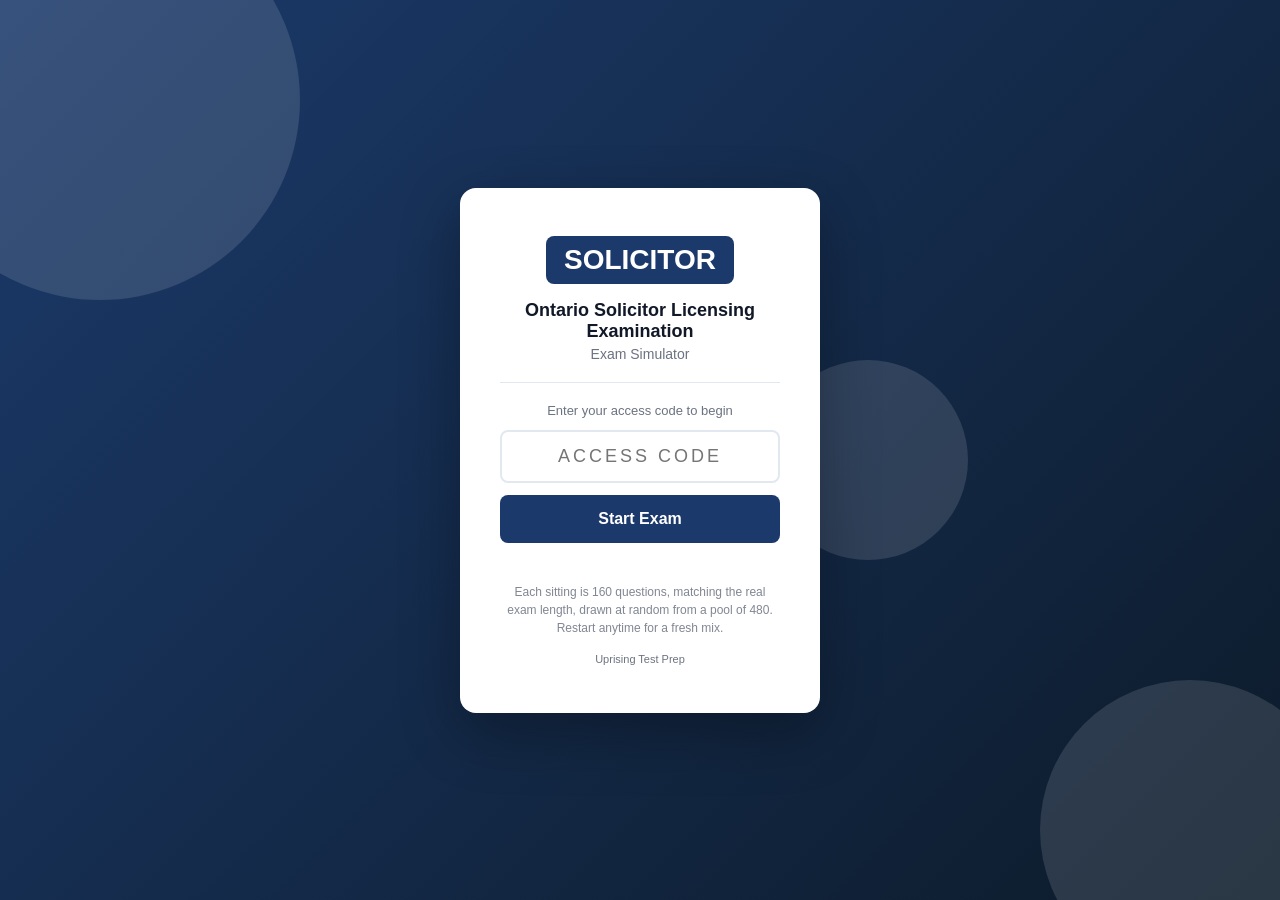
<file: index.html>
<!DOCTYPE html>
<html lang="en">
<head>
  <meta charset="UTF-8" />
  <meta name="viewport" content="width=device-width, initial-scale=1.0, viewport-fit=cover" />
  <meta name="apple-mobile-web-app-capable" content="yes" />
  <meta name="apple-mobile-web-app-status-bar-style" content="black-translucent" />
  <title>SOLICITOR Exam Simulator</title>
  <link rel="stylesheet" href="style.css" />
</head>
<body>

<div id="access-gate">
  <div class="gate-bg-shapes">
    <div class="shape shape-1"></div>
    <div class="shape shape-2"></div>
    <div class="shape shape-3"></div>
  </div>
  <div class="gate-card">
    <div class="gate-logo">
      <div class="logo-badge">SOLICITOR</div>
    </div>
    <h1 class="gate-title">Ontario Solicitor Licensing Examination</h1>
    <p class="gate-subtitle">Exam Simulator</p>
    <div class="gate-divider"></div>
    <p class="gate-instruction">Enter your access code to begin</p>
    <input type="text" id="access-code-input" class="gate-input"
           placeholder="Access Code" autocomplete="off"
           maxlength="20" spellcheck="false" />
    <button id="access-btn" class="gate-btn">Start Exam</button>
    <p id="access-error" class="gate-error"></p>
    <p class="gate-pool-note">Each sitting is 160 questions, matching the real exam length, drawn at random from a pool of 480. Restart anytime for a fresh mix.</p>
    <p class="gate-hint">Uprising Test Prep</p>
  </div>
</div>

<div id="app" style="display:none">
  <header class="top-bar">
    <div class="bar-left">
      <span class="bar-logo">SOLICITOR</span>
      <span class="bar-title">Exam Simulator</span>
    </div>
    <div class="bar-right">
      <span class="bar-timer" id="timer-display">--:--</span>
      <button class="bar-btn" id="flag-btn">Flag</button>
      <button class="bar-btn bar-btn-primary" id="submit-btn">
        <span class="btn-full">Submit Exam</span>
        <span class="btn-short">Submit</span>
      </button>
    </div>
  </header>

  <div class="progress-strip">
    <div class="progress-bar" id="progress-bar"></div>
  </div>

  <main class="exam-main">
    <div class="question-panel">
      <div class="q-meta">
        <span id="q-counter"></span>
        <span class="q-pool-chip" title="This sitting is 160 questions, matching the real exam length, drawn at random from a pool of 480. Restart for a fresh mix.">480 Questions Available</span>
        <span id="q-domain" class="q-domain-tag"></span>
        <span id="q-flag-indicator" class="flag-chip" style="display:none">Flagged</span>
      </div>
      <!-- Shared text for a linked cluster (a clinical case, a reading
           passage). It sits ABOVE the stem, which is the one thing that
           legitimately precedes it, and repeats on every question in the
           cluster so nobody has to page backwards. -->
      <div id="q-cluster-wrap" class="cluster-wrap" style="display:none"></div>
      <p id="question-text" class="q-text"></p>
      <!-- The picture sits BELOW the question text so the simulator matches
           the printed book exactly: stem, then picture, then options. They
           used to disagree (book put the picture under the stem, simulator put
           it above), so no single wording could be true in both places, and
           184 of MLPAO's 185 image questions said "shown above" while the
           book printed the picture below the sentence. Write stems with
           neutral wording ("the strip shown", "the diagram shows") and this
           whole class of bug cannot come back. -->
      <div id="q-image-wrap" style="display:none; margin-bottom:14px;"></div>
      <div id="options-list" class="options-list"></div>
      <div id="explanation-box" class="explanation-box" style="display:none">
        <div class="explanation-label">Explanation</div>
        <p id="explanation-text" class="explanation-text"></p>
      </div>
    </div>
    <div class="nav-bar">
      <button class="nav-btn" id="prev-btn">&#8592; Prev</button>
      <button class="nav-btn nav-btn-map" id="map-btn">Question Map</button>
      <button class="nav-btn nav-btn-next" id="next-btn">Next &#8594;</button>
    </div>
  </main>
</div>

<!-- Question Map Modal -->
<div id="map-modal" style="display:none">
  <div class="map-backdrop" id="map-backdrop"></div>
  <div class="map-panel">
    <div class="map-header">
      <span class="map-title">Question Map</span>
      <button id="map-close" class="map-close-btn">&#x2715; Close</button>
    </div>
    <div class="map-legend">
      <span class="leg-item"><span class="leg-swatch leg-answered"></span>Answered</span>
      <span class="leg-item"><span class="leg-swatch leg-flagged"></span>Flagged</span>
      <span class="leg-item"><span class="leg-swatch leg-unanswered"></span>Unanswered</span>
    </div>
    <div id="q-grid" class="q-grid"></div>
  </div>
</div>

<div id="results-screen" style="display:none">
  <div class="results-card">
    <div class="res-header">
      <div class="res-badge">SOLICITOR</div>
      <h2 id="res-status" class="res-status"></h2>
      <p id="res-score" class="res-score"></p>
    </div>
    <div id="res-domains" class="res-domains"></div>
    <p class="mode-pool-note">This sitting drew 160 questions from a pool of 480. Restart for a fresh mix.</p>
    <button id="res-review-btn" class="res-btn">Review Answers</button>
    <button id="res-restart-btn" class="res-btn res-btn-secondary">Restart</button>
  </div>
</div>

<script src="questions.js"></script>
<script src="app.js"></script>
</body>
</html>
</file>
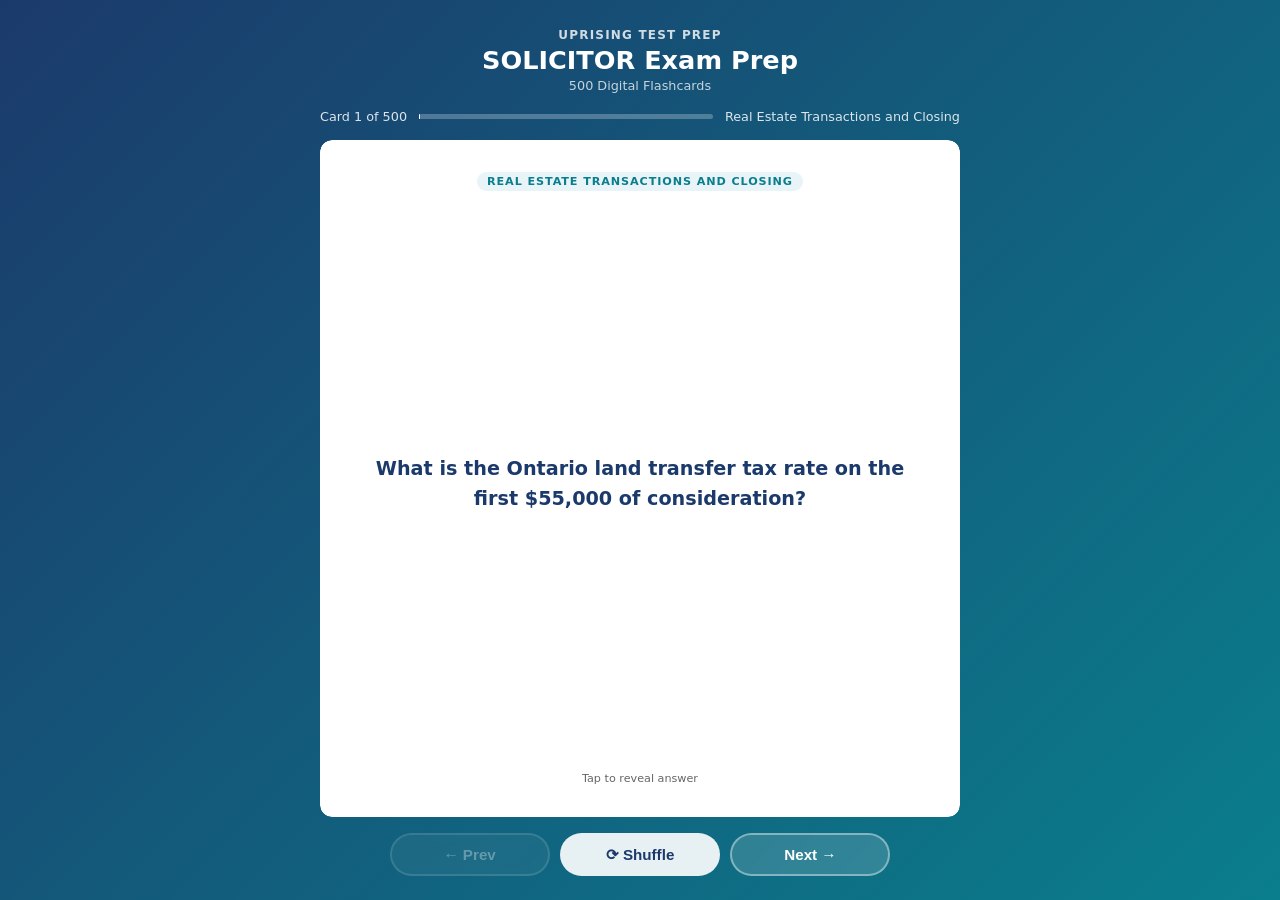
<file: flashcards/index.html>
<!DOCTYPE html>
<html lang="en">
<head>
  <meta charset="UTF-8">
  <meta name="viewport" content="width=device-width, initial-scale=1.0">
  <title>SOLICITOR Exam Prep: Flashcards</title>
  <style>
    :root {
      --blue:   #1B3A6B;
      --teal:   #0A7E8C;
      --ltblue: #E8F4F8;
      --white:  #FFFFFF;
      --text:   #1A1A1A;
      --muted:  #666;
      --radius: 12px;
    }
    * { box-sizing: border-box; margin: 0; padding: 0; }
    html, body { height: 100%; }
    body {
      font-family: 'Segoe UI', system-ui, sans-serif;
      background: linear-gradient(135deg, var(--blue) 0%, var(--teal) 100%);
      /* Pinned, not min-height: the page must never grow, or the controls
         get pushed below the fold on iOS where 100dvh and height:100%
         disagree. The height:100% rule above is the pre-dvh fallback. */
      height: 100dvh;
      max-height: 100dvh;
      overflow: hidden;
      display: flex;
      flex-direction: column;
      align-items: center;
      padding: 1.25rem 1rem 1rem;
      gap: 0.75rem;
      overflow-x: hidden;
    }
    header { text-align: center; color: #fff; flex-shrink: 0; }
    header .brand { font-size: 0.75rem; font-weight: 700; letter-spacing: 0.1em; opacity: 0.8; text-transform: uppercase; }
    header h1 { font-size: 1.3rem; font-weight: 800; margin-top: 0.2rem; }
    header .subtitle { font-size: 0.8rem; opacity: 0.75; margin-top: 0.15rem; }
    #progress-info {
      display: flex; align-items: center; gap: 0.75rem;
      color: rgba(255,255,255,0.85); font-size: 0.8rem;
      flex-shrink: 0; width: 100%; max-width: 640px;
    }
    #progress-bar-track {
      flex: 1; background: rgba(255,255,255,0.25);
      border-radius: 4px; height: 5px;
    }
    #progress-bar-fill { height: 100%; background: #fff; border-radius: 4px; transition: width 0.3s; }
    .card-scene {
      width: 100%; max-width: 640px;
      perspective: 1200px;
      cursor: pointer;
      flex: 1; min-height: 0;
      display: flex; flex-direction: column;
    
      /* WebKit does not clip overflow inside a preserve-3d context, so the
         answer pane's own clip is dropped and a long answer paints over the
         Prev/Next row. This element only sets the perspective and is NOT
         itself in the 3D context, so its clip is honoured in every engine. */
      overflow: hidden;
      border-radius: var(--radius);
    }
    .card-inner {
      position: relative; width: 100%;
      flex: 1; min-height: 0;
      transition: transform 0.55s cubic-bezier(.4,0,.2,1);
      transform-style: preserve-3d;
    }
    .card-scene.flipped .card-inner { transform: rotateY(180deg); }
    .card-face {
      position: absolute; inset: 0;
      backface-visibility: hidden; -webkit-backface-visibility: hidden;
      border-radius: var(--radius);
      display: flex; flex-direction: column;
      padding: 1.5rem 1.75rem;
      box-shadow: 0 12px 40px rgba(0,0,0,0.2);
      overflow: hidden;
    
      /* Painting through a mask forces WebKit to allocate a real clipping
         layer for a 3D-transformed element, which is what makes the
         overflow:hidden and the rounded corners above actually apply. */
      -webkit-mask-image: -webkit-radial-gradient(#fff, #000);
              mask-image: radial-gradient(#fff, #000);
    }
    .card-front { background: var(--white); align-items: center; justify-content: center; }
    .card-back  { background: var(--ltblue); transform: rotateY(180deg); }
    .card-badge {
      font-size: 0.7rem; font-weight: 700; text-transform: uppercase;
      letter-spacing: 0.08em;
      background: var(--ltblue); color: var(--teal);
      padding: 0.2rem 0.65rem; border-radius: 20px;
      margin-bottom: 0.85rem; flex-shrink: 0;
    }
    .card-back .card-badge { background: rgba(10,126,140,0.12); }
    .card-front .q-text {
      font-size: 1.1rem; font-weight: 600; color: var(--blue); line-height: 1.55;
      text-align: center; overflow-y: auto; flex: 1;
      display: flex; align-items: center; justify-content: center;
      scrollbar-width: thin; scrollbar-color: rgba(27,58,107,0.3) transparent;
    }
    .card-back .a-label { font-size: 0.7rem; font-weight: 700; color: var(--teal); text-transform: uppercase; letter-spacing: 0.08em; margin-bottom: 0.4rem; flex-shrink: 0; }
    .card-back .a-text  {
      font-size: 0.975rem; color: var(--text); line-height: 1.65;
      overflow-y: auto; flex: 1; min-height: 0; padding-right: 4px;
      scrollbar-width: thin; scrollbar-color: rgba(10,126,140,0.4) transparent;
    
      -webkit-overflow-scrolling: touch;
      overscroll-behavior: contain;
    }
    .card-back .a-text::-webkit-scrollbar { width: 4px; }
    .card-back .a-text::-webkit-scrollbar-track { background: transparent; }
    .card-back .a-text::-webkit-scrollbar-thumb { background: rgba(10,126,140,0.4); border-radius: 4px; }
    .tap-hint { flex-shrink: 0; margin-top: 0.6rem; font-size: 0.7rem; color: var(--muted); text-align: center; }
    .card-back .tap-hint { color: var(--teal); opacity: 0.7; }
    .controls {
      display: flex; gap: 0.65rem; flex-wrap: nowrap;
      justify-content: center; flex-shrink: 0;
      width: 100%; max-width: 640px;
      padding-bottom: env(safe-area-inset-bottom, 0px);
    }
    .btn {
      padding: 0.6rem 1.2rem; border-radius: 50px;
      border: 2px solid rgba(255,255,255,0.4);
      background: rgba(255,255,255,0.15); color: #fff;
      font-weight: 700; font-size: 0.875rem; cursor: pointer;
      transition: all 0.2s; backdrop-filter: blur(4px);
      white-space: nowrap; flex: 1; max-width: 160px;
    }
    .btn:hover { background: rgba(255,255,255,0.3); border-color: rgba(255,255,255,0.7); }
    .btn:active { transform: scale(0.96); }
    .btn:disabled { opacity: 0.35; cursor: not-allowed; }
    .btn.btn-primary { background: rgba(255,255,255,0.9); color: var(--blue); border-color: transparent; }
    .btn.btn-primary:hover { background: #fff; }
    #loading { color: rgba(255,255,255,0.8); font-size: 1rem; text-align: center; padding: 3rem; flex: 1; }
    @media (min-width: 768px) {
      body { padding: 1.75rem 1.5rem 1.5rem; gap: 1rem; }
      header h1 { font-size: 1.6rem; }
      .card-face { padding: 2rem 2.5rem; }
      .card-front .q-text { font-size: 1.2rem; }
      .card-back .a-text { font-size: 1.05rem; }
      .btn { font-size: 0.95rem; padding: 0.65rem 1.4rem; }
    }
    @media (max-width: 380px) {
      body { padding: 0.75rem; gap: 0.5rem; }
      header .brand { font-size: 0.65rem; }
      header h1 { font-size: 1.1rem; }
      header .subtitle { display: none; }
      .card-face { padding: 1rem 1.1rem; }
      .card-front .q-text { font-size: 0.975rem; }
      .card-back .a-text { font-size: 0.875rem; }
      .btn { font-size: 0.8rem; padding: 0.5rem 0.75rem; }
    }
  </style>
</head>
<body>
<header>
  <div class="brand">Uprising Test Prep</div>
  <h1>SOLICITOR Exam Prep</h1>
  <div class="subtitle">500 Digital Flashcards</div>
</header>
<div id="progress-info">
  <span id="card-counter">Card 1 of 500</span>
  <div id="progress-bar-track"><div id="progress-bar-fill" style="width:0%"></div></div>
  <span id="domain-label"></span>
</div>
<div id="loading">Loading flashcards...</div>
<div class="card-scene" id="card-scene" style="display:none" onclick="flipCard()">
  <div class="card-inner" id="card-inner">
    <div class="card-face card-front">
      <div class="card-badge" id="front-badge"></div>
      <div class="q-text" id="q-text"></div>
      <div class="tap-hint">Tap to reveal answer</div>
    </div>
    <div class="card-face card-back">
      <div class="card-badge" id="back-badge">Answer</div>
      <div class="a-label">Answer</div>
      <div class="a-text" id="a-text"></div>
      <div class="tap-hint">Tap to flip back</div>
    </div>
  </div>
</div>
<div class="controls" id="controls" style="display:none">
  <button class="btn" id="prev-btn" onclick="event.stopPropagation();move(-1)" disabled>&#8592; Prev</button>
  <button class="btn btn-primary" onclick="event.stopPropagation();shuffleCards()">&#10227; Shuffle</button>
  <button class="btn" id="next-btn" onclick="event.stopPropagation();move(1)">Next &#8594;</button>
</div>
<script>
const DOMAIN_LABELS = {
  real_estate_transactions_and_closing: "Real Estate Transactions and Closing",
  title_registration_and_due_diligence: "Title Registration and Due Diligence",
  mortgages_liens_and_real_estate_remedies: "Mortgages Liens and Real Estate Remedies",
  wills_and_estate_planning: "Wills and Estate Planning",
  estate_administration_trusts_and_taxation: "Estate Administration Trusts and Taxation",
  business_structures_and_corporate_law: "Business Structures and Corporate Law",
  commercial_transactions_and_secured_lending: "Commercial Transactions and Secured Lending",
  professional_responsibility_and_ethics: "Professional Responsibility and Ethics",
  practice_management_fees_and_trust_accounting: "Practice Management Fees and Trust Accounting",
};
let cards   = [];
let current = 0;
async function init() {
  try {
    const res = await fetch('flashcards.json');
    if (!res.ok) throw new Error('Network error');
    cards = await res.json();
    document.getElementById('loading').style.display    = 'none';
    document.getElementById('card-scene').style.display = 'flex';
    document.getElementById('controls').style.display   = 'flex';
    show();
  } catch (e) {
    document.getElementById('loading').textContent = 'Error loading flashcards. Please try refreshing.';
  }
}
function domainLabel(key) {
  return DOMAIN_LABELS[key] || key.replace(/_/g, ' ').replace(/\b\w/g, c => c.toUpperCase());
}
function show() {
  const c = cards[current];
  document.getElementById('card-scene').classList.remove('flipped');
  document.getElementById('a-text').scrollTop = 0;
  const label = domainLabel(c.domain || c.chapter || '');
  document.getElementById('q-text').textContent       = c.front;
  document.getElementById('a-text').textContent       = c.back;
  document.getElementById('front-badge').textContent  = label;
  document.getElementById('back-badge').textContent   = label;
  document.getElementById('card-counter').textContent = `Card ${current+1} of ${cards.length}`;
  document.getElementById('domain-label').textContent = label;
  document.getElementById('progress-bar-fill').style.width = `${((current+1)/cards.length*100).toFixed(1)}%`;
  document.getElementById('prev-btn').disabled = current === 0;
  document.getElementById('next-btn').disabled = current === cards.length - 1;
}
function flipCard() { document.getElementById('card-scene').classList.toggle('flipped'); }
function move(dir) {
  const next = current + dir;
  if (next < 0 || next >= cards.length) return;
  current = next; show();
}
function shuffleCards() {
  for (let i = cards.length - 1; i > 0; i--) {
    const j = Math.floor(Math.random() * (i+1));
    [cards[i], cards[j]] = [cards[j], cards[i]];
  }
  current = 0; show();
}
document.addEventListener('keydown', e => {
  if (e.key === 'ArrowRight' || e.key === 'ArrowDown') move(1);
  else if (e.key === 'ArrowLeft' || e.key === 'ArrowUp') move(-1);
  else if (e.key === ' ' || e.key === 'Enter') { e.preventDefault(); flipCard(); }
});
init();
</script>
</body>
</html>
</file>
<file: style.css>
/* SOLICITOR Exam Simulator, Styles */
:root {
  --primary:   #1B3A6B;
  --pass:      #059669;
  --fail:      #DC2626;
  --bg:        #F3F4F8;
  --card:      #FFFFFF;
  --border:    #E2E8F0;
  --text:      #111827;
  --muted:     #6B7280;
  --radius:    10px;
}
*, *::before, *::after { box-sizing: border-box; margin: 0; padding: 0; }
body {
  font-family: -apple-system, BlinkMacSystemFont, "Segoe UI", sans-serif;
  background: var(--bg);
  color: var(--text);
  height: 100vh;
  height: 100dvh;
  overflow: hidden;
  -webkit-text-size-adjust: 100%;
}

/* ── Access Gate ─────────────────────────────────────────────────────────── */
#access-gate {
  display: flex;
  align-items: center;
  justify-content: center;
  height: 100vh;
  height: 100dvh;
  background: linear-gradient(135deg, var(--primary) 0%, #0d1b2a 100%);
  position: relative;
  overflow: hidden;
  padding: 20px;
  padding-top: max(20px, env(safe-area-inset-top));
  padding-bottom: max(20px, env(safe-area-inset-bottom));
}
.gate-bg-shapes { position: absolute; inset: 0; pointer-events: none; }
.shape { position: absolute; border-radius: 50%; opacity: .12; background: #fff; }
.shape-1 { width: 400px; height: 400px; top: -100px; left: -100px; }
.shape-2 { width: 300px; height: 300px; bottom: -80px; right: -60px; }
.shape-3 { width: 200px; height: 200px; top: 40%; left: 60%; }
.gate-card {
  background: #fff;
  border-radius: 16px;
  padding: 48px 40px;
  text-align: center;
  width: 100%;
  max-width: 360px;
  position: relative;
  z-index: 1;
  box-shadow: 0 20px 60px rgba(0,0,0,.3);
}
.logo-badge {
  display: inline-block;
  background: var(--primary);
  color: #fff;
  font-weight: 800;
  font-size: 28px;
  padding: 8px 18px;
  border-radius: 8px;
}
.gate-title { font-size: 18px; font-weight: 700; margin-top: 16px; color: var(--text); }
.gate-subtitle { color: var(--muted); font-size: 14px; margin-top: 4px; }
.gate-divider { height: 1px; background: var(--border); margin: 20px 0; }
.gate-instruction { font-size: 13px; color: var(--muted); margin-bottom: 12px; }
.gate-input {
  width: 100%;
  padding: 14px 16px;
  border: 2px solid var(--border);
  border-radius: 8px;
  font-size: 18px;
  text-align: center;
  text-transform: uppercase;
  letter-spacing: 3px;
  outline: none;
}
.gate-input:focus { border-color: var(--primary); }
.gate-btn {
  width: 100%;
  margin-top: 12px;
  padding: 15px;
  background: var(--primary);
  color: #fff;
  border: none;
  border-radius: 8px;
  font-size: 16px;
  font-weight: 600;
  cursor: pointer;
  -webkit-tap-highlight-color: transparent;
}
.gate-btn:hover { opacity: .9; }
.gate-error { color: var(--fail); font-size: 13px; margin-top: 8px; min-height: 18px; }
.gate-hint { color: var(--muted); font-size: 11px; margin-top: 16px; }
.gate-pool-note { color: var(--muted); opacity: .85; font-size: 12px; margin-top: 14px; line-height: 1.5; }
.mode-pool-note { color: var(--muted); opacity: .85; font-size: 12.5px; text-align: center; margin: 4px 0 16px; line-height: 1.5; }

/* ── App shell ───────────────────────────────────────────────────────────── */
#app {
  display: flex;
  flex-direction: column;
  height: 100vh;
  height: 100dvh;
  padding-top: env(safe-area-inset-top);
}
.top-bar {
  display: flex;
  justify-content: space-between;
  align-items: center;
  background: var(--primary);
  color: #fff;
  padding: 0 20px;
  padding-left: max(20px, env(safe-area-inset-left));
  padding-right: max(20px, env(safe-area-inset-right));
  height: 52px;
  flex-shrink: 0;
  gap: 8px;
}
.bar-left { display: flex; align-items: center; gap: 8px; min-width: 0; }
.bar-logo { font-weight: 800; font-size: 18px; flex-shrink: 0; }
.bar-title { font-size: 14px; opacity: .8; white-space: nowrap; overflow: hidden; text-overflow: ellipsis; }
.bar-right { display: flex; align-items: center; gap: 8px; flex-shrink: 0; }
.bar-timer {
  font-variant-numeric: tabular-nums;
  font-size: 16px;
  font-weight: 600;
  min-width: 68px;
  text-align: right;
}
.bar-btn {
  padding: 7px 13px;
  background: rgba(255,255,255,.15);
  border: 1px solid rgba(255,255,255,.3);
  color: #fff;
  border-radius: 6px;
  cursor: pointer;
  font-size: 13px;
  white-space: nowrap;
  -webkit-tap-highlight-color: transparent;
  touch-action: manipulation;
}
.bar-btn:hover { background: rgba(255,255,255,.25); }
.bar-btn-primary {
  background: #fff;
  color: var(--primary);
  border-color: #fff;
  font-weight: 600;
}
.bar-btn-primary:hover { background: #f0f0f0; }
.btn-short { display: none; }
.btn-full  { display: inline; }

.progress-strip { height: 4px; background: rgba(0,0,0,.1); flex-shrink: 0; }
.progress-bar   { height: 100%; background: #4ade80; transition: width .3s; }

/* ── Main exam area ──────────────────────────────────────────────────────── */
.exam-main {
  flex: 1;
  overflow: hidden;
  display: flex;
  flex-direction: column;
  padding: 16px 20px 0;
  padding-left: max(16px, env(safe-area-inset-left));
  padding-right: max(16px, env(safe-area-inset-right));
  min-height: 0;
}
.question-panel { flex: 1; overflow-y: auto; padding-bottom: 12px; -webkit-overflow-scrolling: touch; }
.q-meta {
  display: flex;
  align-items: center;
  gap: 8px;
  margin-bottom: 12px;
  font-size: 13px;
  color: var(--muted);
  flex-wrap: wrap;
}
.q-domain-tag {
  background: var(--primary);
  color: #fff;
  padding: 2px 8px;
  border-radius: 4px;
  font-size: 11px;
  font-weight: 600;
}
.q-pool-chip {
  background: #EEF2FF;
  background: color-mix(in srgb, var(--primary) 12%, #fff);
  color: var(--primary);
  border: 1px solid var(--primary);
  padding: 2px 8px;
  border-radius: 10px;
  font-size: 11px;
  font-weight: 700;
  cursor: help;
  white-space: nowrap;
}
.flag-chip {
  background: #FEF3C7;
  color: #92400E;
  padding: 2px 8px;
  border-radius: 4px;
  font-size: 11px;
  font-weight: 600;
}
.cluster-wrap {
  border-left: 4px solid var(--primary, #1B3A6B);
  background: #F2F6FC; border-radius: 8px;
  padding: 10px 14px; margin-bottom: 16px;
}
.cluster-label {
  font-size: 11px; font-weight: 700; letter-spacing: 0.06em;
  text-transform: uppercase; color: var(--primary, #1B3A6B); margin-bottom: 6px;
}
.cluster-body {
  max-height: 38vh; overflow-y: auto; font-size: 15px; line-height: 1.6;
  -webkit-overflow-scrolling: touch;
}
.cluster-body p + p { margin-top: 10px; }
@media (min-width: 1100px) { .cluster-body { max-height: 52vh; } }

.q-image {
  max-width: 100%;
  /* Cap the height too. With only max-width, a tall exhibit renders at full
     width and pushes the stem and every option below the fold, so the question
     looks like it has no answers until the candidate scrolls. Found on CNPLE. */
  max-height: 62vh;
  width: auto;
  height: auto;
  object-fit: contain;
  border-radius: 6px;
  border: 1px solid var(--border);
  display: block;
  margin-bottom: 14px;
}
.q-text { font-size: 16px; line-height: 1.65; margin-bottom: 20px; }
.options-list { display: flex; flex-direction: column; gap: 10px; }
.option {
  display: flex;
  align-items: flex-start;
  gap: 12px;
  padding: 15px 16px;
  background: var(--card);
  border: 2px solid var(--border);
  border-radius: var(--radius);
  cursor: pointer;
  transition: .15s;
  -webkit-tap-highlight-color: transparent;
  touch-action: manipulation;
  min-height: 52px;
}
.option:hover  { border-color: var(--primary); background: #F8FAFF; }
.option.selected  { border-color: var(--primary); background: #EEF3FF; }
.option.correct   { border-color: #059669; background: #ECFDF5; }
.option.incorrect { border-color: #DC2626; background: #FEF2F2; }
.explanation-box {
  margin-top: 20px;
  padding: 16px 18px;
  background: #F0F9FF;
  border-left: 4px solid #2563EB;
  border-radius: 6px;
}
.explanation-label {
  font-size: 11px;
  font-weight: 700;
  text-transform: uppercase;
  letter-spacing: .06em;
  color: #2563EB;
  margin-bottom: 8px;
}
.explanation-text { font-size: 14.5px; line-height: 1.7; color: #1e293b; margin: 0; }
.opt-letter { font-weight: 700; font-size: 15px; color: var(--primary); min-width: 22px; padding-top: 1px; flex-shrink: 0; }
.opt-text   { font-size: 15px; line-height: 1.5; }

/* ── Nav bar ─────────────────────────────────────────────────────────────── */
.nav-bar {
  display: flex;
  align-items: center;
  gap: 8px;
  padding: 10px 0;
  padding-bottom: max(14px, env(safe-area-inset-bottom));
  flex-shrink: 0;
}
.nav-btn {
  flex: 1;
  padding: 13px 8px;
  background: var(--card);
  border: 1px solid var(--border);
  border-radius: 8px;
  cursor: pointer;
  font-size: 15px;
  font-weight: 500;
  text-align: center;
  -webkit-tap-highlight-color: transparent;
  touch-action: manipulation;
  min-height: 48px;
}
.nav-btn:hover      { background: #f0f0f0; }
.nav-btn-map {
  background: var(--bg);
  border-color: var(--primary);
  color: var(--primary);
  font-weight: 600;
}
.nav-btn-map:hover { background: #EEF3FF; }
.nav-btn-next {
  background: var(--primary);
  color: #fff;
  border-color: var(--primary);
}
.nav-btn-next:hover { opacity: .9; }

/* ── Question Map Modal ──────────────────────────────────────────────────── */
#map-modal {
  position: fixed;
  inset: 0;
  z-index: 1000;
  display: flex;
  flex-direction: column;
  justify-content: flex-end;
}
.map-backdrop { position: absolute; inset: 0; background: rgba(0,0,0,.5); }
.map-panel {
  position: relative;
  background: #fff;
  border-radius: 20px 20px 0 0;
  padding: 20px;
  padding-bottom: max(20px, env(safe-area-inset-bottom));
  max-height: 80vh;
  max-height: 80dvh;
  display: flex;
  flex-direction: column;
  box-shadow: 0 -4px 30px rgba(0,0,0,.2);
}
.map-header {
  display: flex;
  align-items: center;
  justify-content: space-between;
  margin-bottom: 12px;
  flex-shrink: 0;
}
.map-title { font-size: 17px; font-weight: 700; color: var(--text); }
.map-close-btn {
  padding: 8px 16px;
  background: var(--bg);
  border: 1px solid var(--border);
  border-radius: 8px;
  cursor: pointer;
  font-size: 14px;
  font-weight: 500;
  min-height: 40px;
  -webkit-tap-highlight-color: transparent;
  touch-action: manipulation;
}
.map-close-btn:hover { background: #e5e7eb; }
.map-legend { display: flex; gap: 16px; margin-bottom: 14px; flex-shrink: 0; flex-wrap: wrap; }
.leg-item { display: flex; align-items: center; gap: 6px; font-size: 13px; color: var(--muted); }
.leg-swatch {
  width: 16px;
  height: 16px;
  border-radius: 3px;
  border: 1px solid var(--border);
  background: var(--card);
  display: inline-block;
  flex-shrink: 0;
}
.leg-swatch.leg-answered  { background: var(--primary); border-color: var(--primary); }
.leg-swatch.leg-flagged   { background: #FEF3C7; border-color: #F59E0B; }
.leg-swatch.leg-unanswered { background: var(--card); }
.q-grid {
  display: flex;
  flex-wrap: wrap;
  gap: 6px;
  overflow-y: auto;
  flex: 1;
  padding-bottom: 8px;
  -webkit-overflow-scrolling: touch;
}
.grid-btn {
  width: 40px;
  height: 40px;
  border: 1px solid var(--border);
  border-radius: 6px;
  background: var(--card);
  font-size: 12px;
  cursor: pointer;
  font-weight: 500;
  -webkit-tap-highlight-color: transparent;
  touch-action: manipulation;
}
.grid-btn.answered { background: var(--primary); color: #fff; border-color: var(--primary); }
.grid-btn.flagged  { background: #FEF3C7; border-color: #F59E0B; }
.grid-btn.active   { outline: 3px solid var(--primary); outline-offset: 2px; }

/* ── Results ─────────────────────────────────────────────────────────────── */
#results-screen {
  display: flex;
  align-items: flex-start;
  justify-content: center;
  min-height: 100vh;
  min-height: 100dvh;
  background: var(--bg);
  overflow-y: auto;
  -webkit-overflow-scrolling: touch;
  padding: 20px 16px;
  padding-top: max(20px, env(safe-area-inset-top));
  padding-bottom: max(20px, env(safe-area-inset-bottom));
}
.results-card {
  background: var(--card);
  border-radius: 16px;
  padding: 40px;
  max-width: 480px;
  width: 100%;
  box-shadow: 0 8px 30px rgba(0,0,0,.1);
}
.res-header { text-align: center; margin-bottom: 24px; }
.res-badge {
  display: inline-block;
  background: var(--primary);
  color: #fff;
  font-weight: 800;
  font-size: 22px;
  padding: 6px 16px;
  border-radius: 8px;
}
.res-status { font-size: 36px; font-weight: 800; margin-top: 12px; }
.res-score  { font-size: 18px; color: var(--muted); margin-top: 4px; }
.res-domains { margin-bottom: 24px; display: flex; flex-direction: column; gap: 10px; }
.res-domain-row { display: flex; align-items: center; gap: 8px; font-size: 13px; }
.res-domain-name { width: 160px; font-weight: 500; flex-shrink: 0; }
.res-domain-bar-wrap { flex: 1; background: #E5E7EB; border-radius: 4px; height: 8px; overflow: hidden; }
.res-domain-bar { height: 100%; border-radius: 4px; transition: width .5s; }
.res-domain-pct { width: 36px; text-align: right; font-weight: 600; }
.res-btn {
  width: 100%;
  padding: 15px;
  background: var(--primary);
  color: #fff;
  border: none;
  border-radius: 8px;
  font-size: 15px;
  font-weight: 600;
  cursor: pointer;
  margin-bottom: 10px;
  min-height: 52px;
  -webkit-tap-highlight-color: transparent;
  touch-action: manipulation;
}
.res-btn:hover { opacity: .9; }
.res-btn-secondary {
  background: transparent;
  color: var(--primary);
  border: 2px solid var(--primary);
}
.res-btn-secondary:hover { background: var(--primary); color: #fff; }

/* ── Mobile breakpoint (phones ≤ 640px) ─────────────────────────────────── */
@media (max-width: 640px) {
  /* Gate card */
  .gate-card { padding: 32px 24px; }

  /* Top bar: hide long title text, swap Submit label */
  .bar-title  { display: none; }
  .btn-full   { display: none; }
  .btn-short  { display: inline; }
  .bar-right  { gap: 6px; }
  .bar-btn    { padding: 6px 10px; font-size: 12px; }
  .bar-timer  { font-size: 14px; min-width: 58px; }

  /* Exam main */
  .exam-main { padding: 12px 14px 0; }
  .q-text { font-size: 16px; }
  .opt-text { font-size: 15px; }

  /* Nav bar, bigger touch targets */
  .nav-btn { font-size: 14px; padding: 14px 6px; }

  /* Results */
  .results-card { padding: 28px 20px; }
  .res-domain-name { width: 110px; font-size: 12px; }
  .res-domain-pct  { font-size: 12px; }
  .res-status { font-size: 30px; }

  /* Map grid, slightly bigger buttons on phones */
  .grid-btn { width: 42px; height: 42px; }
}

/* ── Very small phones (≤ 380px) ────────────────────────────────────────── */
@media (max-width: 380px) {
  .bar-logo { font-size: 15px; }
  .bar-btn  { padding: 5px 8px; font-size: 11px; }
  .bar-timer { font-size: 13px; min-width: 52px; }
  .nav-btn  { font-size: 13px; }
  .grid-btn { width: 38px; height: 38px; font-size: 11px; }
}
</file>
